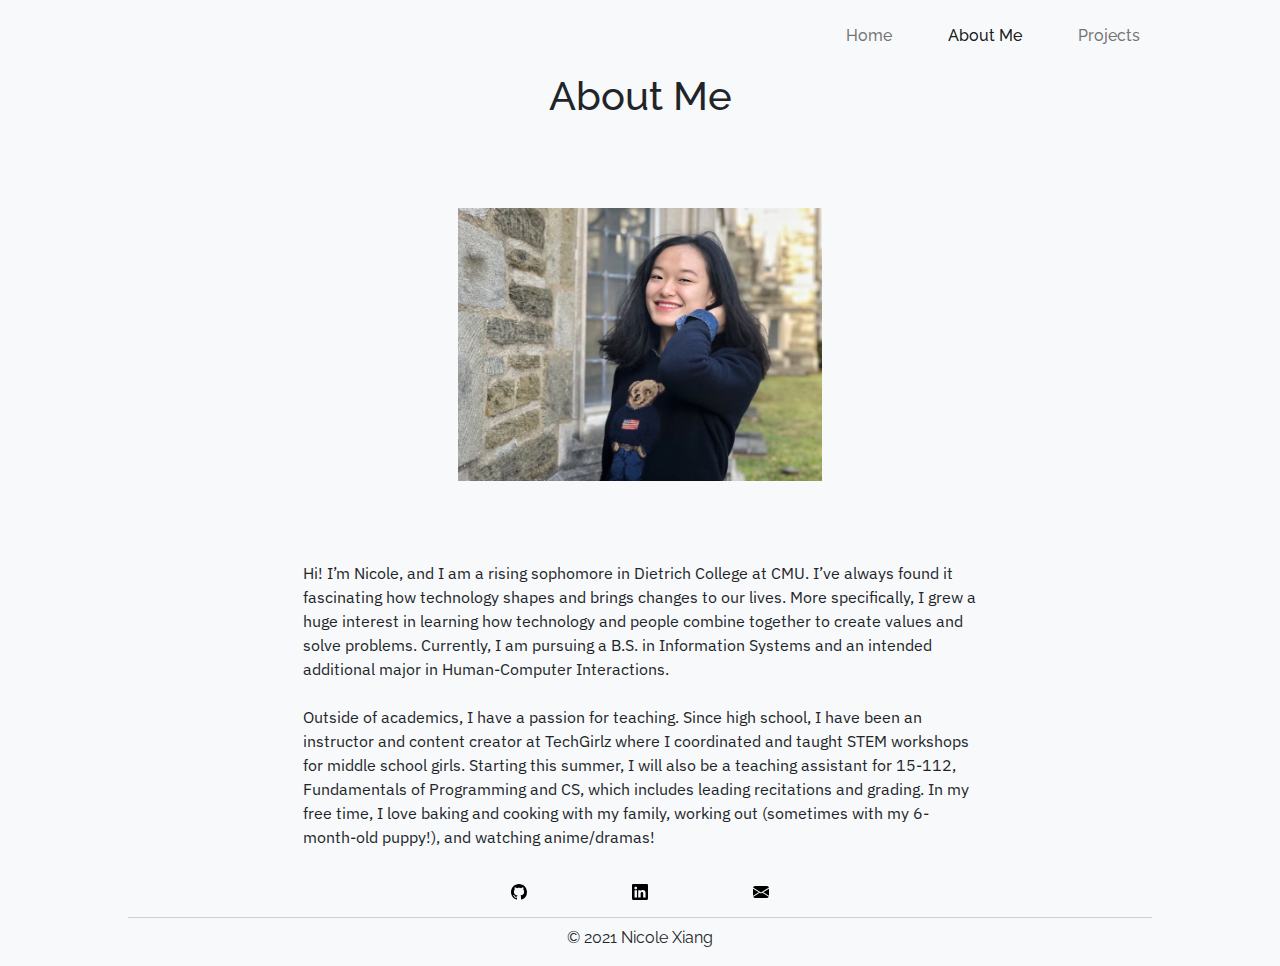
<file: about.html>
<!DOCTYPE html>
<html lang="en">
<head>
    <!-- meta  -->
    <meta charset="UTF-8">
    <meta http-equiv="X-UA-Compatible" content="IE=edge">
    <meta name="viewport" content="width=device-width, initial-scale=1.0">
    <meta name="keywords" content="Nicole Xiang">
    <meta name="description" content="About Me - Nicole Xiang" >
    <link rel="icon" href="assets/icons/planet.png"/>

    <title>About Me</title>

    <!-- Bootstrap css, Bootstrap Icons, Google Fonts -->
    <link rel="stylesheet" href="css/bootstrap.css">
    <link rel="stylesheet" href="https://fonts.googleapis.com/css2?family=IBM+Plex+Sans&family=Raleway&display=swap">
    <link rel="stylesheet" href="css/bootstrap-icons.css">

    <!-- Custom CSS -->
    <link rel="stylesheet" href="css/main.css">

    <script scr="js/bootstrap.js"></script>
    <!-- Bootstrap js-->
    <script src="js/bootstrap.js"></script>

    
</head>
<body class="bg-light">
    <!-------------------- header -------------------->
    <header>
    <!-- nav bar -->
    <nav class="navbar navbar-expand-lg navbar-light">
        <div class="container-fluid">
          <button class="navbar-toggler" type="button" data-bs-toggle="collapse" data-bs-target="#navbarNav" aria-controls="navbarNav" aria-expanded="false" aria-label="Toggle navigation">
            <span class="navbar-toggler-icon"></span>
          </button>
          <div class="collapse navbar-collapse" id="navbarNav">
            <div class="me-auto"></div>
            <ul class="navbar-nav">
              <li class="nav-item">
                <a class="nav-link" href="index.html">Home</a>
              </li>
              <li class="nav-item">
                <a class="nav-link active" aria-current="page" href="#">About Me</a>
              </li>
              <li class="nav-item">
                <a class="nav-link" href="projects.html">Projects</a>
              </li>
            </ul>
          </div>
        </div>
      </nav>
    </header>

    <div class="main">
      <div class="Page-title"><h1>About Me</h1></div>
      <div class="row d-flex justify-content-center">
        <div class="about-img col-lg-6 col-md-12 align-self-center">
            <img src="assets/img/aboutMe.jpg" alt="profile image" class="img-fluid">
        </div>
      </div>
      <div class="row justify-content-center">
        <div class="bio col-lg-8 col-md-12 align-self-center">
          <p>
            Hi! I’m Nicole, and I am a rising sophomore in Dietrich College at CMU. I’ve always found it fascinating how technology shapes and brings changes to our lives. More specifically, I grew a huge interest in learning how technology and people combine together to create values and solve problems. Currently, I am pursuing a B.S. in Information Systems and an intended additional major in Human-Computer Interactions. 
            <br><br>
            Outside of academics, I have a passion for teaching. Since high school, I have been an instructor and content creator at TechGirlz where I coordinated and taught STEM workshops for middle school girls. Starting this summer, I will also be a teaching assistant for 15-112, Fundamentals of Programming and CS, which includes leading recitations and grading. In my free time, I love baking and cooking with my family, working out (sometimes with my 6-month-old puppy!), and watching anime/dramas!  
          </p>
        </div>
      </div>
    </div>

    <!-- contact icons -->
    <ul class="icons">
        <li class="icon">
        <a href="https://github.com/nicole-xiang" target="_blank" rel="noopener" data-toggle="tooltip"
            data-placement="bottom" title="https://github.com/nicole-xiang">
            <svg xmlns="http://www.w3.org/2000/svg" width="16" height="16" fill="black" class="bi bi-github" viewBox="0 0 16 16">
                <path d="M8 0C3.58 0 0 3.58 0 8c0 3.54 2.29 6.53 5.47 7.59.4.07.55-.17.55-.38 0-.19-.01-.82-.01-1.49-2.01.37-2.53-.49-2.69-.94-.09-.23-.48-.94-.82-1.13-.28-.15-.68-.52-.01-.53.63-.01 1.08.58 1.23.82.72 1.21 1.87.87 2.33.66.07-.52.28-.87.51-1.07-1.78-.2-3.64-.89-3.64-3.95 0-.87.31-1.59.82-2.15-.08-.2-.36-1.02.08-2.12 0 0 .67-.21 2.2.82.64-.18 1.32-.27 2-.27.68 0 1.36.09 2 .27 1.53-1.04 2.2-.82 2.2-.82.44 1.1.16 1.92.08 2.12.51.56.82 1.27.82 2.15 0 3.07-1.87 3.75-3.65 3.95.29.25.54.73.54 1.48 0 1.07-.01 1.93-.01 2.2 0 .21.15.46.55.38A8.012 8.012 0 0 0 16 8c0-4.42-3.58-8-8-8z"/>
            </svg>
        </a>
        </li>
        <li class="icon">
        <a href="https://www.linkedin.com/in/nicolexiang/" target="_blank" rel="noopener"
            data-toggle="tooltip" data-placement="bottom" title="linkedin.com/in/nicolexiang">
            <svg xmlns="http://www.w3.org/2000/svg" width="16" height="16" fill="black" class="bi bi-linkedin" viewBox="0 0 16 16">
                <path d="M0 1.146C0 .513.526 0 1.175 0h13.65C15.474 0 16 .513 16 1.146v13.708c0 .633-.526 1.146-1.175 1.146H1.175C.526 16 0 15.487 0 14.854V1.146zm4.943 12.248V6.169H2.542v7.225h2.401zm-1.2-8.212c.837 0 1.358-.554 1.358-1.248-.015-.709-.52-1.248-1.342-1.248-.822 0-1.359.54-1.359 1.248 0 .694.521 1.248 1.327 1.248h.016zm4.908 8.212V9.359c0-.216.016-.432.08-.586.173-.431.568-.878 1.232-.878.869 0 1.216.662 1.216 1.634v3.865h2.401V9.25c0-2.22-1.184-3.252-2.764-3.252-1.274 0-1.845.7-2.165 1.193v.025h-.016a5.54 5.54 0 0 1 .016-.025V6.169h-2.4c.03.678 0 7.225 0 7.225h2.4z"/>
            </svg>
        </a>
        </li>
        <li class="icon">
            <a href="mailto:xinyixia@andrew.cmu.edu" target="_blank" rel="noopener" data-toggle="tooltip"
            data-placement="bottom" title="xinyixia@andrew.cmu.edu">
            <svg xmlns="http://www.w3.org/2000/svg" width="16" height="16" fill="black" class="bi bi-envelope-fill" viewBox="0 0 16 16">
                <path d="M.05 3.555A2 2 0 0 1 2 2h12a2 2 0 0 1 1.95 1.555L8 8.414.05 3.555zM0 4.697v7.104l5.803-3.558L0 4.697zM6.761 8.83l-6.57 4.027A2 2 0 0 0 2 14h12a2 2 0 0 0 1.808-1.144l-6.57-4.027L8 9.586l-1.239-.757zm3.436-.586L16 11.801V4.697l-5.803 3.546z"/>
              </svg>
        </a>
        </li>
    </ul>
    <footer>
      <p>&copy; 2021 Nicole Xiang</p>
    </footer>
</body>
</html>
</file>
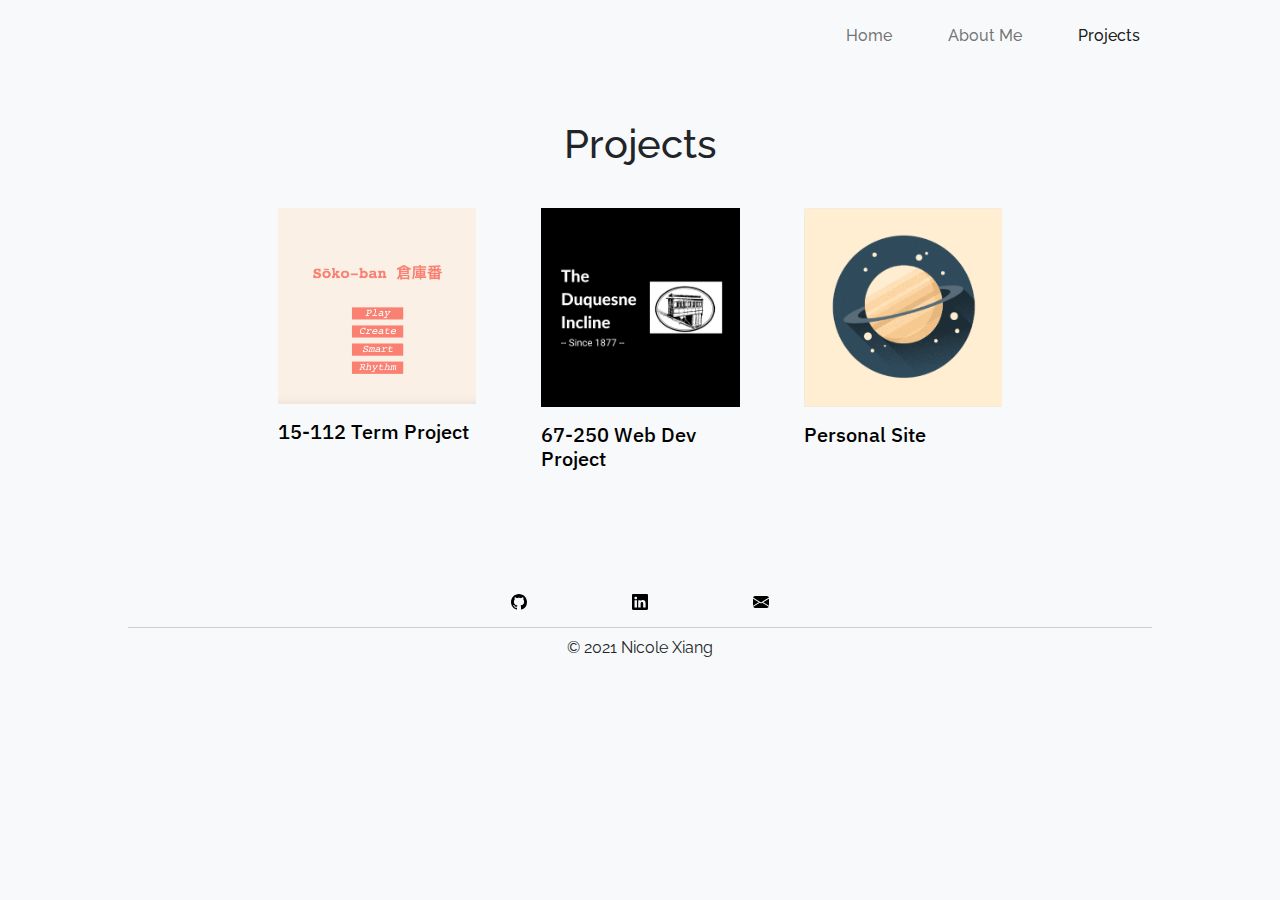
<file: projects.html>
<!DOCTYPE html>
<html lang="en">
<head>
    <!-- meta  -->
    <meta charset="UTF-8">
    <meta http-equiv="X-UA-Compatible" content="IE=edge">
    <meta name="viewport" content="width=device-width, initial-scale=1.0">
    <meta name="keywords" content="Nicole Xiang">
    <meta name="description" content="Projects - Nicole Xiang" >
    <link rel="icon" href="assets/icons/planet.png"/>

    <title>Projects</title>

    <!-- Bootstrap css, Bootstrap Icons, Google Fonts -->
    <link rel="stylesheet" href="css/bootstrap.css">
    <link rel="stylesheet" href="https://fonts.googleapis.com/css2?family=IBM+Plex+Sans&family=Raleway&display=swap">
    <link rel="stylesheet" href="css/bootstrap-icons.css">

    <!-- Custom CSS -->
    <link rel="stylesheet" href="css/main.css">

    <!-- mdb, Bootstrap js --> 
    <script scr="js/mdb.min.js"></script>
    <script src="js/bootstrap.js"></script>

    
</head>
<body class="bg-light">
    <!-------------------- header -------------------->
    <header>
    <!-- nav bar -->
    <nav class="navbar navbar-expand-lg navbar-light">
        <div class="container-fluid">
          <button class="navbar-toggler" type="button" data-bs-toggle="collapse" data-bs-target="#navbarNav" aria-controls="navbarNav" aria-expanded="false" aria-label="Toggle navigation">
            <span class="navbar-toggler-icon"></span>
          </button>
          <div class="collapse navbar-collapse" id="navbarNav">
            <div class="me-auto"></div>
            <ul class="navbar-nav">
              <li class="nav-item">
                <a class="nav-link" href="index.html">Home</a>
              </li>
              <li class="nav-item">
                <a class="nav-link" href="about.html">About Me</a>
              </li>
              <li class="nav-item">
                <a class="nav-link active" aria-current="page" href="#">Projects</a>
              </li>
            </ul>
          </div>
        </div>
      </nav>
    </header>
    <!-- Projects Gallery -->
    <section class="gallery">
        <div class="container">
            <div class="Page-title"><h1>Projects</h1></div>
            <div class="row grid justify-content-center">
                <div class="col-lg-3 col-md-6 col-sm-12 element-item">
                    <div class="project">
                        <div class="img">
                            <a href="https://github.com/nicole-xiang/67-250-Web-Dev-Proj" target="_blank">
                                <img src="assets/img/15-112.png" alt="15-112 Term Project" class="img-fluid">
                            </a>
                            <div class="descrip">
                                <div class="text">Sokoban, a puzzle game built with Python and Aubio</div>
                            </div>
                        </div>
                        <div class="title py-3">
                            <a href="https://github.com/nicole-xiang/67-250-Web-Dev-Proj" target="_blank">
                                <h4>15-112 Term Project</h4>
                            </a>
                        </div>  
                    </div>
                </div>
                <div class="col-lg-3 col-md-6 col-sm-12 element-item">
                    <div class="project">
                        <div class="img">
                            <a href="https://github.com/nicole-xiang/67-250-Web-Dev-Proj" target="_blank">
                                <img src="assets/img/67-250.png" alt="67-250 Project" class="img-fluid">
                            </a>
                            <div class="descrip">
                                <div class="text">Business website for the Duquesne Incline, built for 67-250 web development project.</div>
                            </div>
                        </div>
                        <div class="title py-3">
                            <a href="https://github.com/nicole-xiang/67-250-Web-Dev-Proj" target="_blank">
                                <h4>67-250 Web Dev Project</h4>
                            </a>
                        </div>
                    </div>
                </div>
                <div class="col-lg-3 col-md-6 col-sm-12 element-item">
                    <div class="project">
                        <div class="img">
                            <a href="index.html" target="_blank">
                                <img src="assets/img/pwebsite.png" alt="Personal Website" class="img-fluid">
                            </a>
                            <div class="descrip">
                                <div class="text">Personal website built with Bootstrap</div>
                            </div>
                        </div>
                        <div class="title py-3">
                            <a href="index.html" target="_blank">
                                <h4>Personal Site</h4>
                            </a>
                        </div>
                    </div>
                </div>
            </div>
        </div>
    </section>


    <!-- contact icons -->
    <ul class="icons">
        <li class="icon">
        <a href="https://github.com/nicole-xiang" target="_blank" rel="noopener" data-toggle="tooltip"
            data-placement="bottom" title="https://github.com/nicole-xiang">
            <svg xmlns="http://www.w3.org/2000/svg" width="16" height="16" fill="black" class="bi bi-github" viewBox="0 0 16 16">
                <path d="M8 0C3.58 0 0 3.58 0 8c0 3.54 2.29 6.53 5.47 7.59.4.07.55-.17.55-.38 0-.19-.01-.82-.01-1.49-2.01.37-2.53-.49-2.69-.94-.09-.23-.48-.94-.82-1.13-.28-.15-.68-.52-.01-.53.63-.01 1.08.58 1.23.82.72 1.21 1.87.87 2.33.66.07-.52.28-.87.51-1.07-1.78-.2-3.64-.89-3.64-3.95 0-.87.31-1.59.82-2.15-.08-.2-.36-1.02.08-2.12 0 0 .67-.21 2.2.82.64-.18 1.32-.27 2-.27.68 0 1.36.09 2 .27 1.53-1.04 2.2-.82 2.2-.82.44 1.1.16 1.92.08 2.12.51.56.82 1.27.82 2.15 0 3.07-1.87 3.75-3.65 3.95.29.25.54.73.54 1.48 0 1.07-.01 1.93-.01 2.2 0 .21.15.46.55.38A8.012 8.012 0 0 0 16 8c0-4.42-3.58-8-8-8z"/>
            </svg>
        </a>
        </li>
        <li class="icon">
        <a href="https://www.linkedin.com/in/nicolexiang/" target="_blank" rel="noopener"
            data-toggle="tooltip" data-placement="bottom" title="linkedin.com/in/nicolexiang">
            <svg xmlns="http://www.w3.org/2000/svg" width="16" height="16" fill="black" class="bi bi-linkedin" viewBox="0 0 16 16">
                <path d="M0 1.146C0 .513.526 0 1.175 0h13.65C15.474 0 16 .513 16 1.146v13.708c0 .633-.526 1.146-1.175 1.146H1.175C.526 16 0 15.487 0 14.854V1.146zm4.943 12.248V6.169H2.542v7.225h2.401zm-1.2-8.212c.837 0 1.358-.554 1.358-1.248-.015-.709-.52-1.248-1.342-1.248-.822 0-1.359.54-1.359 1.248 0 .694.521 1.248 1.327 1.248h.016zm4.908 8.212V9.359c0-.216.016-.432.08-.586.173-.431.568-.878 1.232-.878.869 0 1.216.662 1.216 1.634v3.865h2.401V9.25c0-2.22-1.184-3.252-2.764-3.252-1.274 0-1.845.7-2.165 1.193v.025h-.016a5.54 5.54 0 0 1 .016-.025V6.169h-2.4c.03.678 0 7.225 0 7.225h2.4z"/>
            </svg>
        </a>
        </li>
        <li class="icon">
            <a href="mailto:xinyixia@andrew.cmu.edu" target="_blank" rel="noopener" data-toggle="tooltip"
            data-placement="bottom" title="xinyixia@andrew.cmu.edu">
            <svg xmlns="http://www.w3.org/2000/svg" width="16" height="16" fill="black" class="bi bi-envelope-fill" viewBox="0 0 16 16">
                <path d="M.05 3.555A2 2 0 0 1 2 2h12a2 2 0 0 1 1.95 1.555L8 8.414.05 3.555zM0 4.697v7.104l5.803-3.558L0 4.697zM6.761 8.83l-6.57 4.027A2 2 0 0 0 2 14h12a2 2 0 0 0 1.808-1.144l-6.57-4.027L8 9.586l-1.239-.757zm3.436-.586L16 11.801V4.697l-5.803 3.546z"/>
              </svg>
        </a>
        </li>
    </ul>
    <footer>
        <p>&copy; 2021 Nicole Xiang</p>
    </footer>
</body>
</html>
</file>
<file: css/main.css>
a{
    text-decoration: none;
    color:black;
}
a:hover {
    color:gray;
}
h1 h2 {
    font-family: 'Raleway', sans-serif;
}
h3 h4 p{
    font-family: 'IBM Plex Sans', sans-serif;
}
.nav-item {
    /* font-family: 'IBM Plex Sans', sans-serif; */
    font-family: 'Raleway', sans-serif;
    padding-right: 40px;
    font-weight: 500;
}
.navbar {
    text-decoration: none;
    padding: 1rem 5rem;
}

/* .navbar .navbar-link .active a{
    color:coral;
    text-transform:uppercase;
} 
.navbar-nav .navbar-link a:hover{
    color:coral;
} */
.main {
    margin:0 10%;
    font-family: 'Raleway', sans-serif;
}
.main .image{
    padding:2rem;
    height:25%;
    width:auto;
}
.main p{
    font-family: 'IBM Plex Sans', sans-serif;
}
.main .intro .title-text{
    padding-bottom:10px;
    font-family: 'IBM Plex Sans', sans-serif;
}
.intro h1{
    font-weight:bold;
}
.main .col-lg-6{
    padding:5rem 5rem;
}
.main .intro h3::after{
    content:"";
    height:2px;
    width:295px;
    background:black;
    display:inline-block;
    margin-left: 3%;
}
.intro button a:hover{
    color:antiquewhite;
}
.icons{
    list-style: none;
    padding:0;
    text-align: center;
    margin: 0.25rem auto;
}

.icon {
    padding:10px 50px;
    display:inline-block;
}   
footer{
    text-align: center;
    border-top:solid 1px #d0cfca;
    padding:0.5rem;
    margin:0 10% 0 10%;
    padding-bottom:0;
    font-family: 'Raleway', sans-serif;
}
.gallery {
    padding:3rem 0;
}
.Page-title{
    text-align: center;
    font-family:'Raleway', sans-serif;
}

.container h4{
    font-family: 'IBM Plex Sans', sans-serif;
    font-size: 20px;
}
.gallery .row{
    margin:0 2rem;
}
.element-item{
    padding:2rem;
}
.img{
    overflow:hidden;
    opacity: 1;
    position:relative;
}
.img:hover{
    box-shadow: 0 4px 8px 0 rgba(0, 0, 0, 0.2), 0 6px 20px 0 rgba(0, 0, 0, 0.19);
}
.descrip {
    transition: .5s ease;
    opacity: 0;
    position: absolute;
    top: 50%;
    left: 50%;
    transform: translate(-50%, -50%);
    -ms-transform: translate(-50%, -50%);
    text-align: center;
  }

.img:hover img {
    opacity: 0.3;
  }
.img:hover .descrip {
    opacity: 1;
  }
.text {
    color:gray;
    font-family:'IBM Plex Sans', sans-serif;
    background-color: #f8f9fa;
    font-size: 16px;
    text-align: left;
    padding:5px;
  }
.img img{
    transition:0.5s ease;
}
.img:hover img {
    transform: scale(1.125);
  }
</file>
